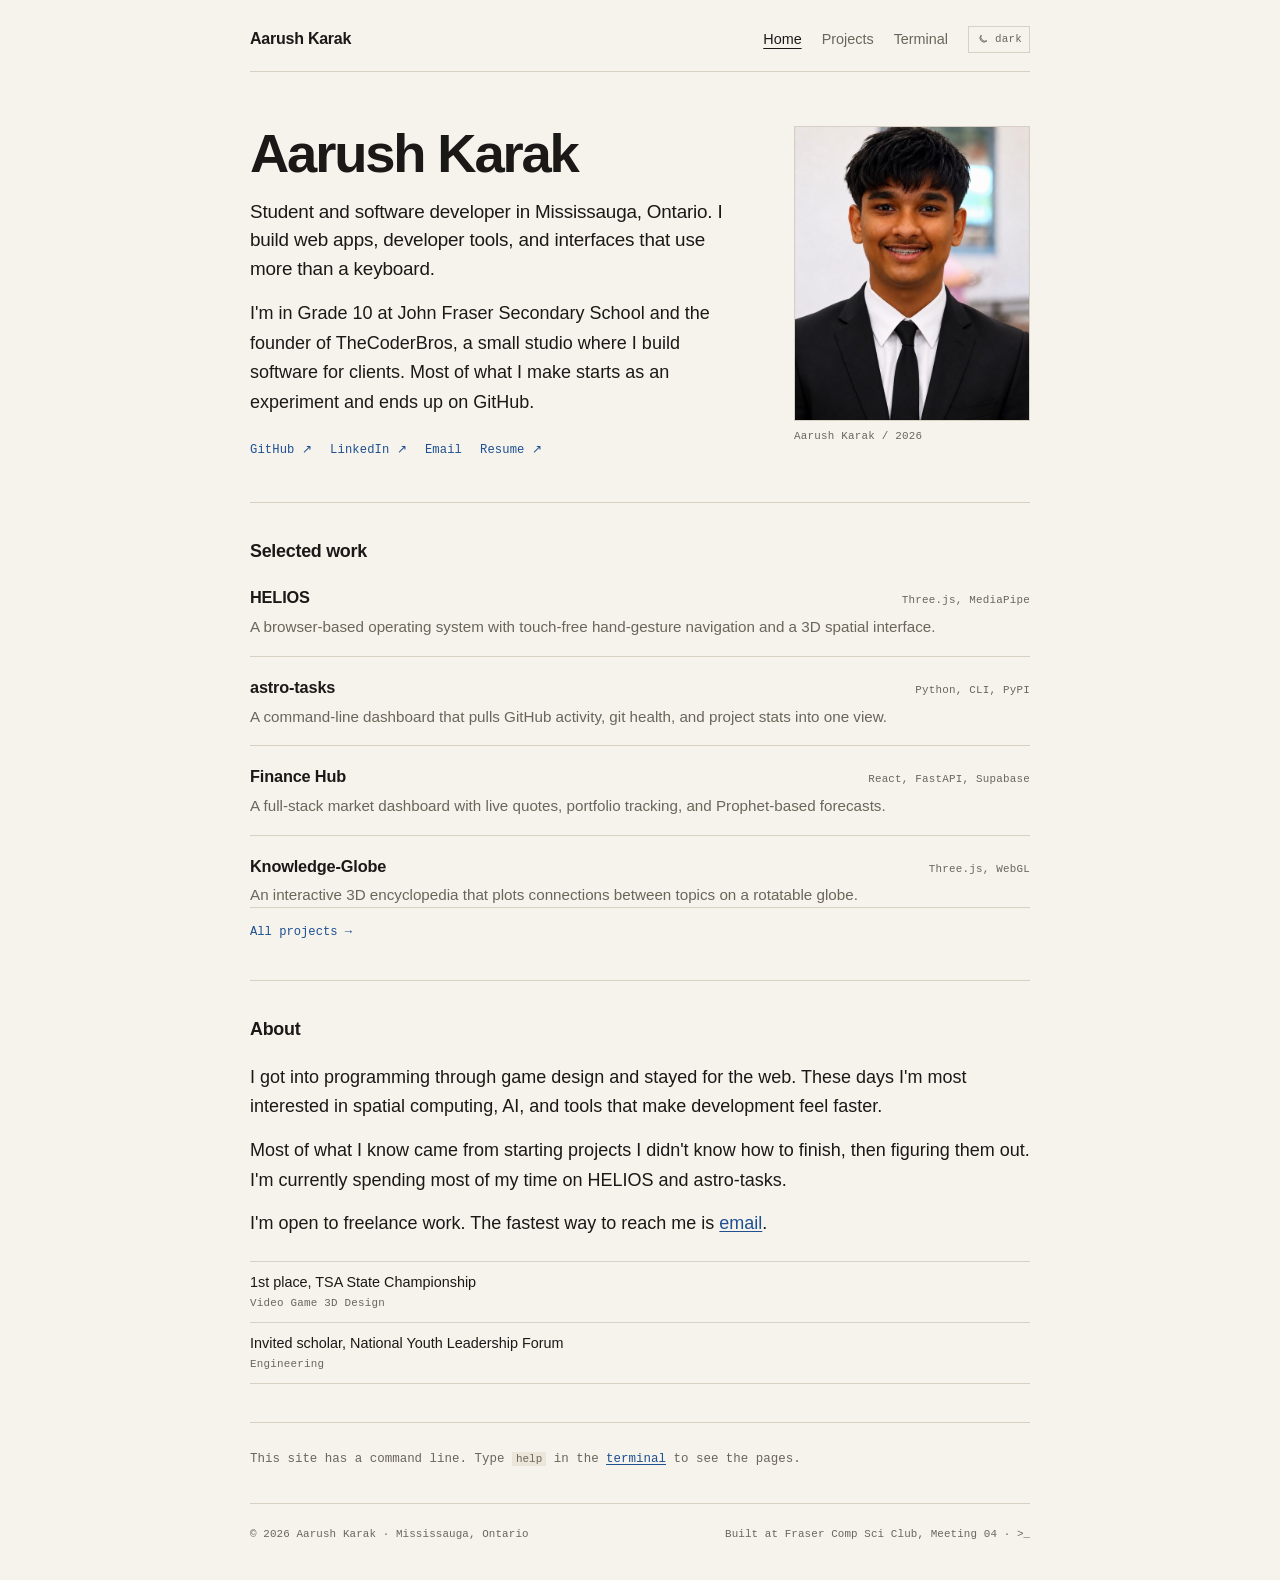
<file: index.html>
<!DOCTYPE html>
<html lang="en">
<head>
  <meta charset="utf-8">
  <meta name="viewport" content="width=device-width, initial-scale=1">
  <title>Aarush Karak — Student and software developer</title>
  <meta name="description" content="Aarush Karak is a student and software developer in Mississauga, Ontario. Founder of TheCoderBros.">
  <meta property="og:title" content="Aarush Karak">
  <meta property="og:description" content="Student and software developer in Mississauga, Ontario. Founder of TheCoderBros.">
  <meta property="og:type" content="website">
  <meta name="theme-color" content="#f6f3ec" media="(prefers-color-scheme: light)">
  <meta name="theme-color" content="#131311" media="(prefers-color-scheme: dark)">
  <link rel="icon" href="favicon.svg" type="image/svg+xml">
  <link rel="stylesheet" href="styles.css">
  <script>
    try {
      var savedTheme = localStorage.getItem("aarush-theme");
      if (savedTheme === "dark" || savedTheme === "light") {
        document.documentElement.dataset.theme = savedTheme;
      }
    } catch (error) {}
  </script>
</head>
<body>
  <a class="skip" href="#main">Skip to content</a>

  <div class="wrap">
    <header class="site-header">
      <a class="wordmark" href="index.html">Aarush Karak</a>

      <nav class="site-nav" aria-label="Primary">
        <a href="index.html" aria-current="page">Home</a>
        <a href="projects.html">Projects</a>
        <a href="terminal.html">Terminal</a>
        <button class="theme-toggle" type="button" data-theme-toggle aria-label="Switch to dark theme">
          <svg class="icon-sun" viewBox="0 0 24 24" fill="none" stroke="currentColor" stroke-width="1.7" aria-hidden="true">
            <circle cx="12" cy="12" r="4"></circle>
            <path d="M12 2v2M12 20v2M4.93 4.93l1.41 1.41M17.66 17.66l1.41 1.41M2 12h2M20 12h2M4.93 19.07l1.41-1.41M17.66 6.34l1.41-1.41"></path>
          </svg>
          <svg class="icon-moon" viewBox="0 0 24 24" fill="none" stroke="currentColor" stroke-width="1.7" aria-hidden="true" style="display: none">
            <path d="M20 14.5A8 8 0 0 1 9.5 4a7 7 0 1 0 10.5 10.5Z"></path>
          </svg>
          <span data-theme-label>dark</span>
        </button>
      </nav>
    </header>

    <main id="main">
      <section class="intro" aria-labelledby="intro-title">
        <div class="intro-copy">
          <h1 id="intro-title">Aarush Karak</h1>
          <p class="lede">Student and software developer in Mississauga, Ontario. I build web apps, developer tools, and interfaces that use more than a keyboard.</p>
          <p>I'm in Grade 10 at John Fraser Secondary School and the founder of TheCoderBros, a small studio where I build software for clients. Most of what I make starts as an experiment and ends up on GitHub.</p>

          <ul class="hero-links">
            <li><a href="https://github.com/3ni8ma" target="_blank" rel="noopener">GitHub <span aria-hidden="true">↗</span></a></li>
            <li><a href="https://www.linkedin.com/in/aarush-karak-260257321" target="_blank" rel="noopener">LinkedIn <span aria-hidden="true">↗</span></a></li>
            <li><a href="mailto:worldshaans@gmail.com">Email</a></li>
            <li><a href="resume.pdf" target="_blank" rel="noopener">Resume <span aria-hidden="true">↗</span></a></li>
          </ul>
        </div>

        <figure class="portrait">
          <img src="me.jpg" alt="Aarush Karak in a suit, smiling" width="600" height="750">
          <figcaption>Aarush Karak / 2026</figcaption>
        </figure>
      </section>

      <section class="page-section" aria-labelledby="work-title">
        <h2 id="work-title">Selected work</h2>

        <ul class="project-list">
          <li>
            <div class="project-head">
              <h3><a href="https://github.com/3ni8ma/HELIOS" target="_blank" rel="noopener">HELIOS</a></h3>
              <span class="project-meta">Three.js, MediaPipe</span>
            </div>
            <p>A browser-based operating system with touch-free hand-gesture navigation and a 3D spatial interface.</p>
          </li>
          <li>
            <div class="project-head">
              <h3><a href="https://github.com/3ni8ma/astro-tasks" target="_blank" rel="noopener">astro-tasks</a></h3>
              <span class="project-meta">Python, CLI, PyPI</span>
            </div>
            <p>A command-line dashboard that pulls GitHub activity, git health, and project stats into one view.</p>
          </li>
          <li>
            <div class="project-head">
              <h3><a href="https://github.com/3ni8ma/Finance-Hub" target="_blank" rel="noopener">Finance Hub</a></h3>
              <span class="project-meta">React, FastAPI, Supabase</span>
            </div>
            <p>A full-stack market dashboard with live quotes, portfolio tracking, and Prophet-based forecasts.</p>
          </li>
          <li>
            <div class="project-head">
              <h3><a href="https://github.com/3ni8ma/Knowledge-Globe" target="_blank" rel="noopener">Knowledge-Globe</a></h3>
              <span class="project-meta">Three.js, WebGL</span>
            </div>
            <p>An interactive 3D encyclopedia that plots connections between topics on a rotatable globe.</p>
          </li>
        </ul>

        <p class="more-link"><a href="projects.html">All projects →</a></p>
      </section>

      <section class="page-section" aria-labelledby="about-title">
        <h2 id="about-title">About</h2>

        <div class="about-copy">
          <p>I got into programming through game design and stayed for the web. These days I'm most interested in spatial computing, AI, and tools that make development feel faster.</p>
          <p>Most of what I know came from starting projects I didn't know how to finish, then figuring them out. I'm currently spending most of my time on HELIOS and astro-tasks.</p>
          <p>I'm open to freelance work. The fastest way to reach me is <a href="mailto:worldshaans@gmail.com">email</a>.</p>
        </div>

        <ul class="awards">
          <li>1st place, TSA State Championship<span>Video Game 3D Design</span></li>
          <li>Invited scholar, National Youth Leadership Forum<span>Engineering</span></li>
        </ul>
      </section>

      <section class="terminal-cta" aria-label="Terminal">
        <p>This site has a command line. Type <code>help</code> in the <a href="terminal.html">terminal</a> to see the pages.</p>
      </section>
    </main>

    <footer class="site-footer">
      <span>© 2026 Aarush Karak · Mississauga, Ontario</span>
      <span>Built at Fraser Comp Sci Club, Meeting 04 · <button class="footer-mark" type="button" data-confetti aria-label="Confetti">&gt;_</button></span>
    </footer>
  </div>

  <script src="script.js"></script>
</body>
</html>
</file>
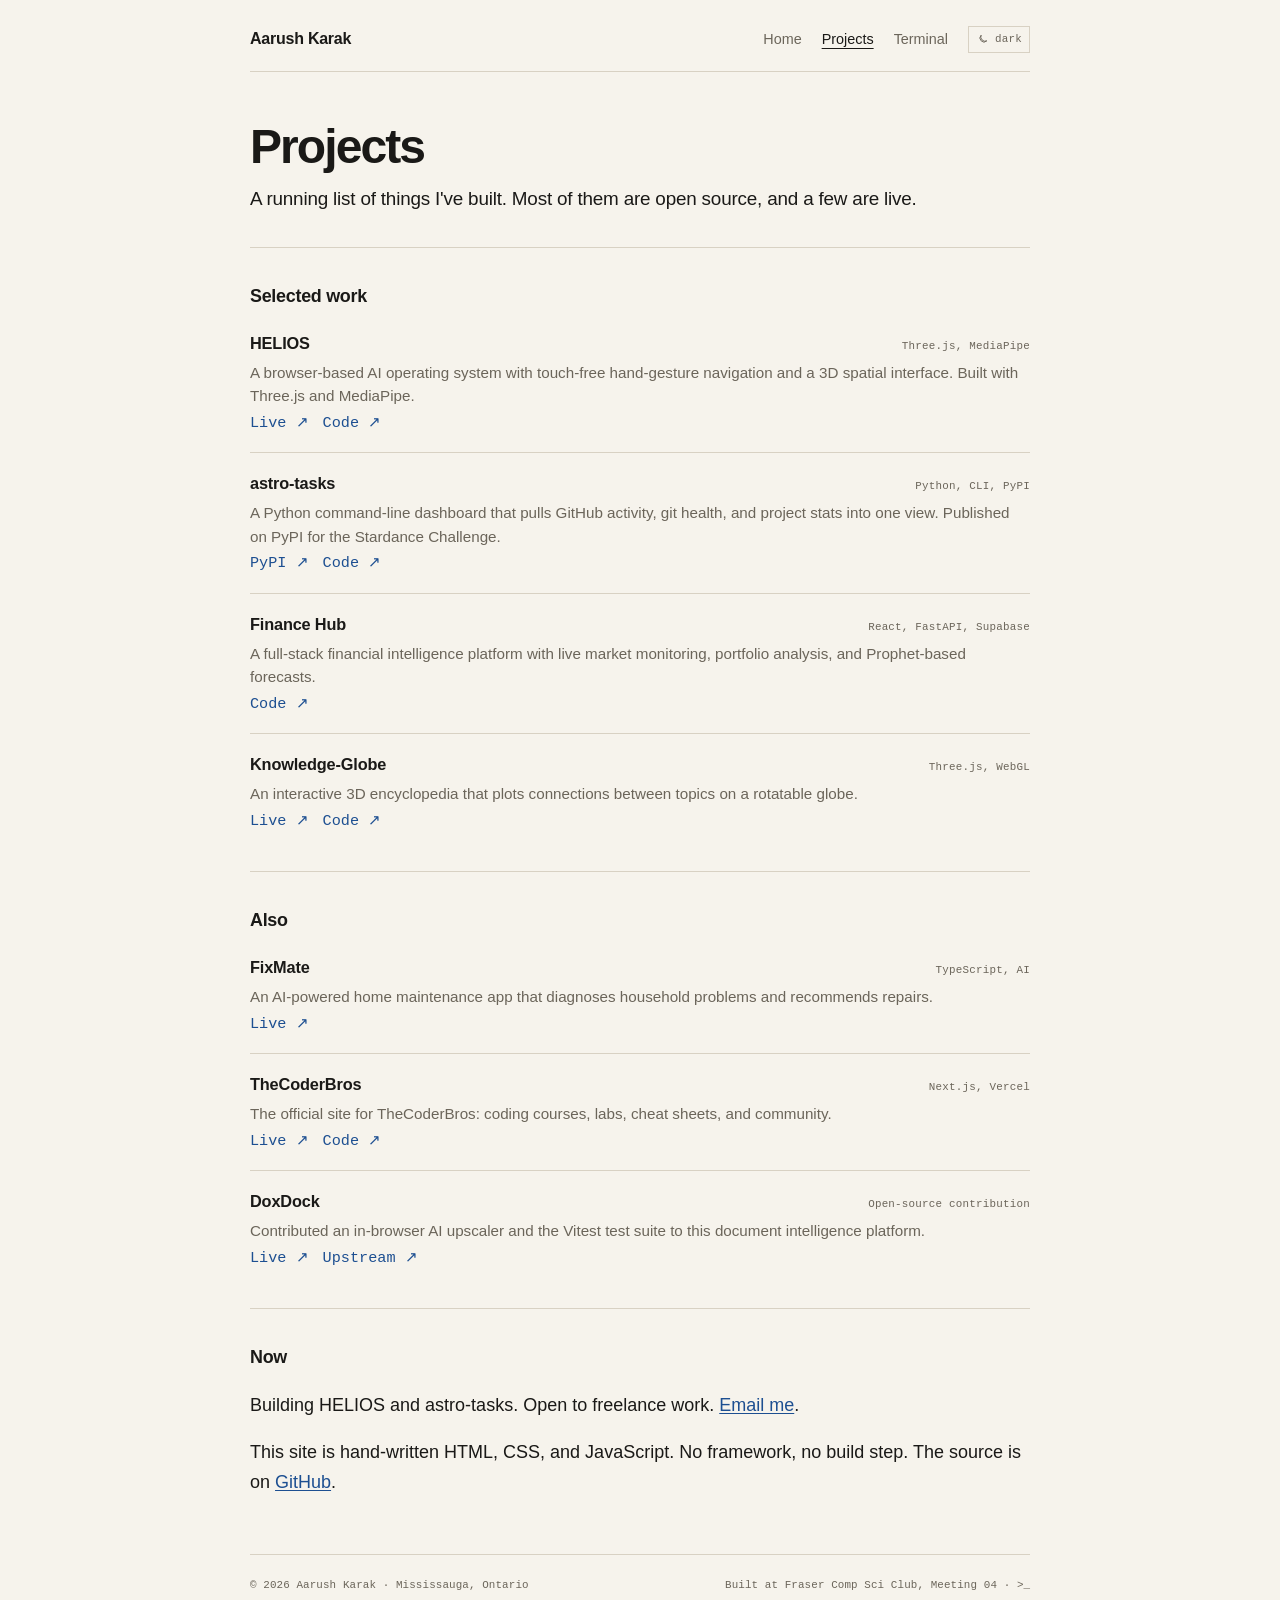
<file: projects.html>
<!DOCTYPE html>
<html lang="en">
<head>
  <meta charset="utf-8">
  <meta name="viewport" content="width=device-width, initial-scale=1">
  <title>Projects — Aarush Karak</title>
  <meta name="description" content="Selected software projects by Aarush Karak: HELIOS, astro-tasks, Finance Hub, Knowledge-Globe, and more.">
  <meta property="og:title" content="Projects — Aarush Karak">
  <meta property="og:description" content="Selected software projects by Aarush Karak.">
  <meta property="og:type" content="website">
  <meta name="theme-color" content="#f6f3ec" media="(prefers-color-scheme: light)">
  <meta name="theme-color" content="#131311" media="(prefers-color-scheme: dark)">
  <link rel="icon" href="favicon.svg" type="image/svg+xml">
  <link rel="stylesheet" href="styles.css">
  <script>
    try {
      var savedTheme = localStorage.getItem("aarush-theme");
      if (savedTheme === "dark" || savedTheme === "light") {
        document.documentElement.dataset.theme = savedTheme;
      }
    } catch (error) {}
  </script>
</head>
<body>
  <a class="skip" href="#main">Skip to content</a>

  <div class="wrap">
    <header class="site-header">
      <a class="wordmark" href="index.html">Aarush Karak</a>

      <nav class="site-nav" aria-label="Primary">
        <a href="index.html">Home</a>
        <a href="projects.html" aria-current="page">Projects</a>
        <a href="terminal.html">Terminal</a>
        <button class="theme-toggle" type="button" data-theme-toggle aria-label="Switch to dark theme">
          <svg class="icon-sun" viewBox="0 0 24 24" fill="none" stroke="currentColor" stroke-width="1.7" aria-hidden="true">
            <circle cx="12" cy="12" r="4"></circle>
            <path d="M12 2v2M12 20v2M4.93 4.93l1.41 1.41M17.66 17.66l1.41 1.41M2 12h2M20 12h2M4.93 19.07l1.41-1.41M17.66 6.34l1.41-1.41"></path>
          </svg>
          <svg class="icon-moon" viewBox="0 0 24 24" fill="none" stroke="currentColor" stroke-width="1.7" aria-hidden="true" style="display: none">
            <path d="M20 14.5A8 8 0 0 1 9.5 4a7 7 0 1 0 10.5 10.5Z"></path>
          </svg>
          <span data-theme-label>dark</span>
        </button>
      </nav>
    </header>

    <main id="main">
      <section class="page-intro" aria-labelledby="projects-title">
        <h1 id="projects-title">Projects</h1>
        <p class="lede">A running list of things I've built. Most of them are open source, and a few are live.</p>
      </section>

      <section class="page-section" aria-labelledby="selected-title">
        <h2 id="selected-title">Selected work</h2>

        <ul class="project-list">
          <li>
            <div class="project-head">
              <h3><a href="https://github.com/3ni8ma/HELIOS" target="_blank" rel="noopener">HELIOS</a></h3>
              <span class="project-meta">Three.js, MediaPipe</span>
            </div>
            <p>A browser-based AI operating system with touch-free hand-gesture navigation and a 3D spatial interface. Built with Three.js and MediaPipe.</p>
            <p class="project-links">
              <a href="https://helios-psi-three.vercel.app" target="_blank" rel="noopener">Live <span aria-hidden="true">↗</span></a>
              <a href="https://github.com/3ni8ma/HELIOS" target="_blank" rel="noopener">Code <span aria-hidden="true">↗</span></a>
            </p>
          </li>
          <li>
            <div class="project-head">
              <h3><a href="https://github.com/3ni8ma/astro-tasks" target="_blank" rel="noopener">astro-tasks</a></h3>
              <span class="project-meta">Python, CLI, PyPI</span>
            </div>
            <p>A Python command-line dashboard that pulls GitHub activity, git health, and project stats into one view. Published on PyPI for the Stardance Challenge.</p>
            <p class="project-links">
              <a href="https://pypi.org/project/astro-tasks/" target="_blank" rel="noopener">PyPI <span aria-hidden="true">↗</span></a>
              <a href="https://github.com/3ni8ma/astro-tasks" target="_blank" rel="noopener">Code <span aria-hidden="true">↗</span></a>
            </p>
          </li>
          <li>
            <div class="project-head">
              <h3><a href="https://github.com/3ni8ma/Finance-Hub" target="_blank" rel="noopener">Finance Hub</a></h3>
              <span class="project-meta">React, FastAPI, Supabase</span>
            </div>
            <p>A full-stack financial intelligence platform with live market monitoring, portfolio analysis, and Prophet-based forecasts.</p>
            <p class="project-links">
              <a href="https://github.com/3ni8ma/Finance-Hub" target="_blank" rel="noopener">Code <span aria-hidden="true">↗</span></a>
            </p>
          </li>
          <li>
            <div class="project-head">
              <h3><a href="https://github.com/3ni8ma/Knowledge-Globe" target="_blank" rel="noopener">Knowledge-Globe</a></h3>
              <span class="project-meta">Three.js, WebGL</span>
            </div>
            <p>An interactive 3D encyclopedia that plots connections between topics on a rotatable globe.</p>
            <p class="project-links">
              <a href="https://knowledge-globe.vercel.app" target="_blank" rel="noopener">Live <span aria-hidden="true">↗</span></a>
              <a href="https://github.com/3ni8ma/Knowledge-Globe" target="_blank" rel="noopener">Code <span aria-hidden="true">↗</span></a>
            </p>
          </li>
        </ul>
      </section>

      <section class="page-section" aria-labelledby="also-title">
        <h2 id="also-title">Also</h2>

        <ul class="project-list">
          <li>
            <div class="project-head">
              <h3><a href="https://fixmate.vercel.app" target="_blank" rel="noopener">FixMate</a></h3>
              <span class="project-meta">TypeScript, AI</span>
            </div>
            <p>An AI-powered home maintenance app that diagnoses household problems and recommends repairs.</p>
            <p class="project-links">
              <a href="https://fixmate.vercel.app" target="_blank" rel="noopener">Live <span aria-hidden="true">↗</span></a>
            </p>
          </li>
          <li>
            <div class="project-head">
              <h3><a href="https://github.com/3ni8ma/TheCoderBros-Website" target="_blank" rel="noopener">TheCoderBros</a></h3>
              <span class="project-meta">Next.js, Vercel</span>
            </div>
            <p>The official site for TheCoderBros: coding courses, labs, cheat sheets, and community.</p>
            <p class="project-links">
              <a href="https://thecoderbros.vercel.app" target="_blank" rel="noopener">Live <span aria-hidden="true">↗</span></a>
              <a href="https://github.com/3ni8ma/TheCoderBros-Website" target="_blank" rel="noopener">Code <span aria-hidden="true">↗</span></a>
            </p>
          </li>
          <li>
            <div class="project-head">
              <h3><a href="https://github.com/mithun-srinivas/DoxDock" target="_blank" rel="noopener">DoxDock</a></h3>
              <span class="project-meta">Open-source contribution</span>
            </div>
            <p>Contributed an in-browser AI upscaler and the Vitest test suite to this document intelligence platform.</p>
            <p class="project-links">
              <a href="https://doxdock.vercel.app/ideology.html" target="_blank" rel="noopener">Live <span aria-hidden="true">↗</span></a>
              <a href="https://github.com/mithun-srinivas/DoxDock" target="_blank" rel="noopener">Upstream <span aria-hidden="true">↗</span></a>
            </p>
          </li>
        </ul>
      </section>

      <section class="page-section" aria-labelledby="now-title">
        <h2 id="now-title">Now</h2>
        <p>Building HELIOS and astro-tasks. Open to freelance work. <a href="mailto:worldshaans@gmail.com">Email me</a>.</p>
        <p>This site is hand-written HTML, CSS, and JavaScript. No framework, no build step. The source is on <a href="https://github.com/3ni8ma/3ni8ma.github.io" target="_blank" rel="noopener">GitHub</a>.</p>
      </section>
    </main>

    <footer class="site-footer">
      <span>© 2026 Aarush Karak · Mississauga, Ontario</span>
      <span>Built at Fraser Comp Sci Club, Meeting 04 · <button class="footer-mark" type="button" data-confetti aria-label="Confetti">&gt;_</button></span>
    </footer>
  </div>

  <script src="script.js"></script>
</body>
</html>
</file>
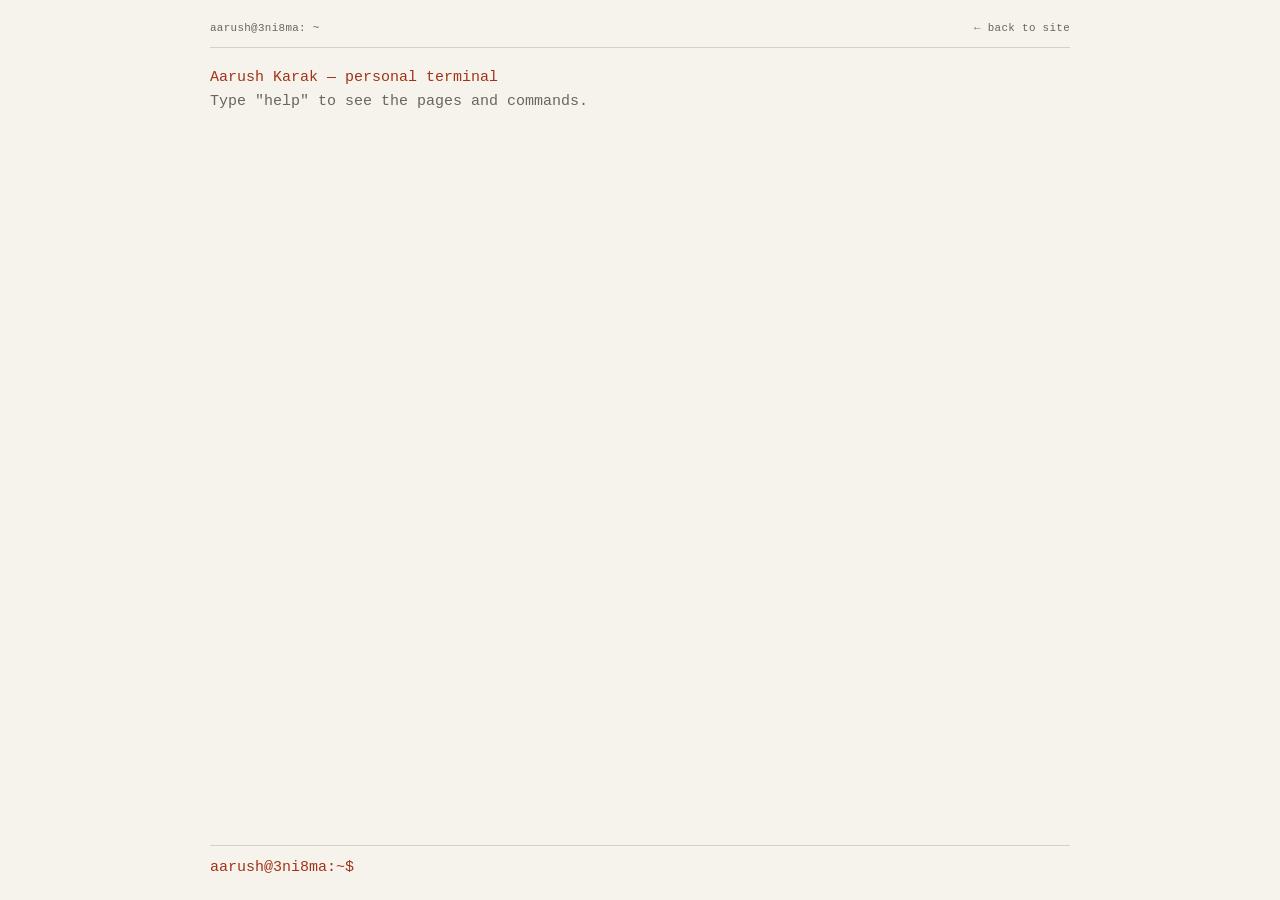
<file: terminal.html>
<!DOCTYPE html>
<html lang="en">
<head>
  <meta charset="utf-8">
  <meta name="viewport" content="width=device-width, initial-scale=1">
  <title>Terminal — Aarush Karak</title>
  <meta name="description" content="A command-line version of Aarush Karak's personal site. Type help to see the pages.">
  <meta name="theme-color" content="#f6f3ec" media="(prefers-color-scheme: light)">
  <meta name="theme-color" content="#131311" media="(prefers-color-scheme: dark)">
  <link rel="icon" href="favicon.svg" type="image/svg+xml">
  <link rel="stylesheet" href="styles.css">
  <script>
    try {
      var savedTheme = localStorage.getItem("aarush-theme");
      if (savedTheme === "dark" || savedTheme === "light") {
        document.documentElement.dataset.theme = savedTheme;
      }
    } catch (error) {}
  </script>
</head>
<body class="terminal-page">
  <main class="terminal" aria-label="Terminal">
    <h1 class="visually-hidden">Aarush Karak — Terminal</h1>

    <div class="terminal-bar">
      <span>aarush@3ni8ma: ~</span>
      <a href="index.html">← back to site</a>
    </div>

    <div class="terminal-output" id="output" role="log" aria-label="Terminal output">
      <div class="line accent">Aarush Karak — personal terminal</div>
      <div class="line dim">Type "help" to see the pages and commands.</div>
      <div class="line">&nbsp;</div>
    </div>

    <form class="terminal-form" id="terminal-form" autocomplete="off">
      <label class="terminal-prompt" for="command">aarush@3ni8ma:~$</label>
      <input id="command" name="command" type="text" autocomplete="off" autocapitalize="off" autocorrect="off" spellcheck="false" aria-label="Command">
    </form>

    <noscript>
      <p class="line dim">This terminal needs JavaScript. <a href="index.html">Back to the site</a>.</p>
    </noscript>
  </main>

  <script src="script.js"></script>
  <script src="terminal.js"></script>
</body>
</html>
</file>
<file: styles.css>
:root {
  color-scheme: light;
  --paper: #f6f3ec;
  --surface: #fffdf8;
  --ink: #1a1917;
  --muted: #6b655a;
  --rule: #d8d1c3;
  --accent: #a13318;
  --link: #1d4f91;
  --link-hover: #123a6e;
  --code: #ece6da;
  --term-bg: #f6f3ec;
  --term-ink: #1a1917;
  --term-dim: #6b655a;
  --term-prompt: #a13318;
  --term-selection: #e7d9c6;
  --sans: -apple-system, BlinkMacSystemFont, "Segoe UI", Roboto, "Helvetica Neue", Arial, sans-serif;
  --mono: ui-monospace, "SF Mono", SFMono-Regular, Menlo, Consolas, "Liberation Mono", monospace;
}

@media (prefers-color-scheme: dark) {
  :root:not([data-theme="light"]) {
    color-scheme: dark;
    --paper: #131311;
    --surface: #1a1916;
    --ink: #e9e4d9;
    --muted: #a49b8b;
    --rule: #332f28;
    --accent: #e06a45;
    --link: #93b7e6;
    --link-hover: #b9d2f2;
    --code: #23201b;
    --term-bg: #0e0f0d;
    --term-ink: #e9e4d9;
    --term-dim: #8f8a7f;
    --term-prompt: #e06a45;
    --term-selection: #2b2822;
  }
}

:root[data-theme="dark"] {
  color-scheme: dark;
  --paper: #131311;
  --surface: #1a1916;
  --ink: #e9e4d9;
  --muted: #a49b8b;
  --rule: #332f28;
  --accent: #e06a45;
  --link: #93b7e6;
  --link-hover: #b9d2f2;
  --code: #23201b;
  --term-bg: #0e0f0d;
  --term-ink: #e9e4d9;
  --term-dim: #8f8a7f;
  --term-prompt: #e06a45;
  --term-selection: #2b2822;
}

*,
*::before,
*::after {
  box-sizing: border-box;
}

html {
  -webkit-text-size-adjust: 100%;
}

body {
  margin: 0;
  background: var(--paper);
  color: var(--ink);
  font-family: var(--sans);
  font-size: 18px;
  line-height: 1.65;
  -webkit-font-smoothing: antialiased;
  text-rendering: optimizeLegibility;
}

::selection {
  background: var(--accent);
  color: var(--paper);
}

a {
  color: var(--link);
  text-decoration-thickness: 1px;
  text-underline-offset: 2px;
}

a:hover {
  color: var(--link-hover);
}

a:focus-visible,
button:focus-visible,
input:focus-visible {
  outline: 2px solid var(--accent);
  outline-offset: 3px;
}

img {
  max-width: 100%;
}

code {
  font-family: var(--mono);
  font-size: 0.88em;
  background: var(--code);
  padding: 1px 4px;
}

.visually-hidden {
  position: absolute;
  width: 1px;
  height: 1px;
  padding: 0;
  margin: -1px;
  overflow: hidden;
  clip: rect(0 0 0 0);
  white-space: nowrap;
  border: 0;
}

.skip {
  position: absolute;
  left: -9999px;
  top: 0;
  z-index: 20;
  background: var(--ink);
  color: var(--paper);
  padding: 10px 14px;
  font-family: var(--mono);
  font-size: 0.8rem;
}

.skip:focus {
  left: 12px;
  top: 12px;
}

.wrap {
  width: min(100% - 44px, 780px);
  margin: 0 auto;
}

.site-header {
  display: flex;
  flex-wrap: wrap;
  align-items: baseline;
  justify-content: space-between;
  gap: 12px 28px;
  padding: 26px 0 18px;
  border-bottom: 1px solid var(--rule);
}

.wordmark {
  color: var(--ink);
  font-size: 1rem;
  font-weight: 650;
  letter-spacing: -0.015em;
  text-decoration: none;
}

.wordmark:hover {
  color: var(--accent);
}

.site-nav {
  display: flex;
  flex-wrap: wrap;
  align-items: center;
  gap: 8px 20px;
  font-size: 0.9rem;
}

.site-nav a {
  color: var(--muted);
  text-decoration: none;
}

.site-nav a:hover {
  color: var(--ink);
}

.site-nav a[aria-current="page"] {
  color: var(--ink);
  text-decoration: underline;
  text-decoration-thickness: 1px;
  text-underline-offset: 4px;
}

.theme-toggle {
  appearance: none;
  display: inline-flex;
  align-items: center;
  gap: 6px;
  border: 1px solid var(--rule);
  background: transparent;
  color: var(--muted);
  font-family: var(--mono);
  font-size: 0.68rem;
  line-height: 1;
  letter-spacing: 0.02em;
  padding: 6px 7px;
  cursor: pointer;
}

.theme-toggle:hover {
  color: var(--ink);
  border-color: var(--muted);
}

.theme-toggle svg {
  display: block;
  width: 13px;
  height: 13px;
}

.intro {
  display: grid;
  grid-template-columns: minmax(0, 1fr) 236px;
  gap: 52px;
  align-items: start;
  padding: 54px 0 42px;
}

.intro h1 {
  margin: 0 0 16px;
  font-size: clamp(2.35rem, 6vw, 3.4rem);
  font-weight: 700;
  line-height: 1.02;
  letter-spacing: -0.04em;
}

.lede {
  margin: 0 0 18px;
  font-size: 1.18rem;
  line-height: 1.5;
  letter-spacing: -0.01em;
}

.intro p {
  margin: 0 0 16px;
}

.intro p:last-child {
  margin-bottom: 0;
}

.hero-links {
  display: flex;
  flex-wrap: wrap;
  gap: 6px 18px;
  margin: 22px 0 0;
  padding: 0;
  list-style: none;
  font-family: var(--mono);
  font-size: 0.76rem;
  letter-spacing: 0.01em;
}

.hero-links a {
  text-decoration: none;
}

.hero-links a:hover {
  text-decoration: underline;
}

.portrait {
  margin: 0;
}

.portrait img {
  display: block;
  width: 100%;
  height: auto;
  border: 1px solid var(--rule);
}

.portrait figcaption {
  margin-top: 7px;
  color: var(--muted);
  font-family: var(--mono);
  font-size: 0.68rem;
  letter-spacing: 0.02em;
}

.page-section {
  padding: 34px 0 38px;
  border-top: 1px solid var(--rule);
}

.page-section h2 {
  margin: 0 0 18px;
  font-size: 1.12rem;
  font-weight: 650;
  letter-spacing: -0.015em;
}

.page-section > p:first-of-type {
  margin-top: 0;
}

.project-list {
  margin: 0;
  padding: 0;
  list-style: none;
}

.project-list li {
  padding: 17px 0;
  border-top: 1px solid var(--rule);
}

.project-list li:first-child {
  padding-top: 0;
  border-top: 0;
}

.project-list li:last-child {
  padding-bottom: 0;
}

.project-head {
  display: flex;
  flex-wrap: wrap;
  align-items: baseline;
  justify-content: space-between;
  gap: 4px 18px;
}

.project-head h3 {
  margin: 0;
  font-size: 1.02rem;
  font-weight: 650;
  letter-spacing: -0.01em;
}

.project-head h3 a {
  color: var(--ink);
  text-decoration: none;
}

.project-head h3 a:hover {
  color: var(--accent);
  text-decoration: underline;
  text-decoration-thickness: 1px;
  text-underline-offset: 3px;
}

.project-meta {
  color: var(--muted);
  font-family: var(--mono);
  font-size: 0.68rem;
  letter-spacing: 0.02em;
}

.project-list p {
  margin: 4px 0 0;
  color: var(--muted);
  font-size: 0.95rem;
  line-height: 1.55;
}

.project-links {
  display: flex;
  flex-wrap: wrap;
  gap: 4px 14px;
  margin-top: 8px;
  font-family: var(--mono);
  font-size: 0.7rem;
}

.project-links a {
  color: var(--link);
  text-decoration: none;
}

.project-links a:hover {
  text-decoration: underline;
}

.more-link {
  margin: 20px 0 0;
  padding-top: 14px;
  border-top: 1px solid var(--rule);
  font-family: var(--mono);
  font-size: 0.76rem;
}

.more-link a {
  text-decoration: none;
}

.more-link a:hover {
  text-decoration: underline;
}

.about-copy p {
  margin: 0 0 14px;
}

.about-copy p:last-child {
  margin-bottom: 0;
}

.awards {
  margin: 22px 0 0;
  padding: 0;
  list-style: none;
  border-top: 1px solid var(--rule);
}

.awards li {
  padding: 9px 0;
  border-bottom: 1px solid var(--rule);
  font-size: 0.9rem;
}

.awards span {
  display: block;
  color: var(--muted);
  font-family: var(--mono);
  font-size: 0.68rem;
  letter-spacing: 0.02em;
}

.page-intro {
  padding: 50px 0 34px;
}

.page-intro h1 {
  margin: 0 0 12px;
  font-size: clamp(2.2rem, 6vw, 3rem);
  font-weight: 700;
  line-height: 1.05;
  letter-spacing: -0.04em;
}

.page-intro .lede {
  margin: 0;
}

.terminal-cta {
  padding: 26px 0 34px;
  border-top: 1px solid var(--rule);
  color: var(--muted);
  font-family: var(--mono);
  font-size: 0.78rem;
}

.terminal-cta p {
  margin: 0;
}

.site-footer {
  display: flex;
  flex-wrap: wrap;
  justify-content: space-between;
  gap: 8px 24px;
  padding: 22px 0 36px;
  border-top: 1px solid var(--rule);
  color: var(--muted);
  font-family: var(--mono);
  font-size: 0.68rem;
  letter-spacing: 0.01em;
}

.site-footer a {
  color: var(--muted);
  text-decoration: none;
}

.site-footer a:hover {
  color: var(--ink);
  text-decoration: underline;
}

.footer-mark {
  appearance: none;
  border: 0;
  background: none;
  padding: 0;
  color: var(--muted);
  font: inherit;
  cursor: pointer;
}

.footer-mark:hover {
  color: var(--accent);
}

/* Terminal page */

.terminal-page {
  height: 100dvh;
  overflow: hidden;
  background: var(--term-bg);
  color: var(--term-ink);
  font-family: var(--mono);
  font-size: 15px;
  line-height: 1.6;
}

.terminal-page ::selection {
  background: var(--term-selection);
  color: var(--term-ink);
}

.terminal {
  display: flex;
  flex-direction: column;
  height: 100dvh;
  width: min(100% - 40px, 860px);
  margin: 0 auto;
  padding: 20px 0 max(20px, env(safe-area-inset-bottom));
}

.terminal-bar {
  display: flex;
  justify-content: space-between;
  gap: 16px;
  padding-bottom: 10px;
  border-bottom: 1px solid var(--rule);
  color: var(--term-dim);
  font-size: 0.68rem;
  letter-spacing: 0.03em;
}

.terminal-bar a {
  color: var(--term-dim);
  text-decoration: none;
}

.terminal-bar a:hover {
  color: var(--term-ink);
  text-decoration: underline;
}

.terminal-output {
  flex: 1;
  overflow-y: auto;
  padding: 18px 0;
  scrollbar-width: thin;
}

.terminal-output .line {
  white-space: pre-wrap;
  word-break: break-word;
}

.terminal-output .dim {
  color: var(--term-dim);
}

.terminal-output .accent {
  color: var(--term-prompt);
}

.terminal-output a {
  color: var(--link);
}

.terminal-form {
  display: flex;
  align-items: baseline;
  gap: 8px;
  padding-top: 10px;
  border-top: 1px solid var(--rule);
}

.terminal-prompt {
  color: var(--term-prompt);
  white-space: nowrap;
}

.terminal-form input {
  flex: 1;
  min-width: 0;
  padding: 0;
  border: 0;
  outline: 0;
  background: transparent;
  color: var(--term-ink);
  font: inherit;
  caret-color: var(--term-prompt);
}

.terminal-form input::placeholder {
  color: var(--term-dim);
}

.confetti-canvas {
  position: fixed;
  inset: 0;
  z-index: 100;
  width: 100%;
  height: 100%;
  pointer-events: none;
}

@media (max-width: 680px) {
  body {
    font-size: 17px;
  }

  .wrap {
    width: min(100% - 36px, 780px);
  }

  .intro {
    grid-template-columns: 1fr;
    gap: 30px;
    padding-top: 38px;
  }

  .portrait {
    max-width: 210px;
  }

  .project-head {
    display: block;
  }

  .project-meta {
    display: block;
    margin-top: 2px;
  }

  .site-header {
    align-items: flex-start;
  }

  .site-nav {
    gap: 8px 16px;
  }

  .terminal-page {
    font-size: 14px;
  }

  .terminal {
    width: min(100% - 28px, 860px);
  }
}

@media (prefers-reduced-motion: reduce) {
  *,
  *::before,
  *::after {
    animation-duration: 0.01ms !important;
    animation-iteration-count: 1 !important;
    transition-duration: 0.01ms !important;
    scroll-behavior: auto !important;
  }
}
</file>
